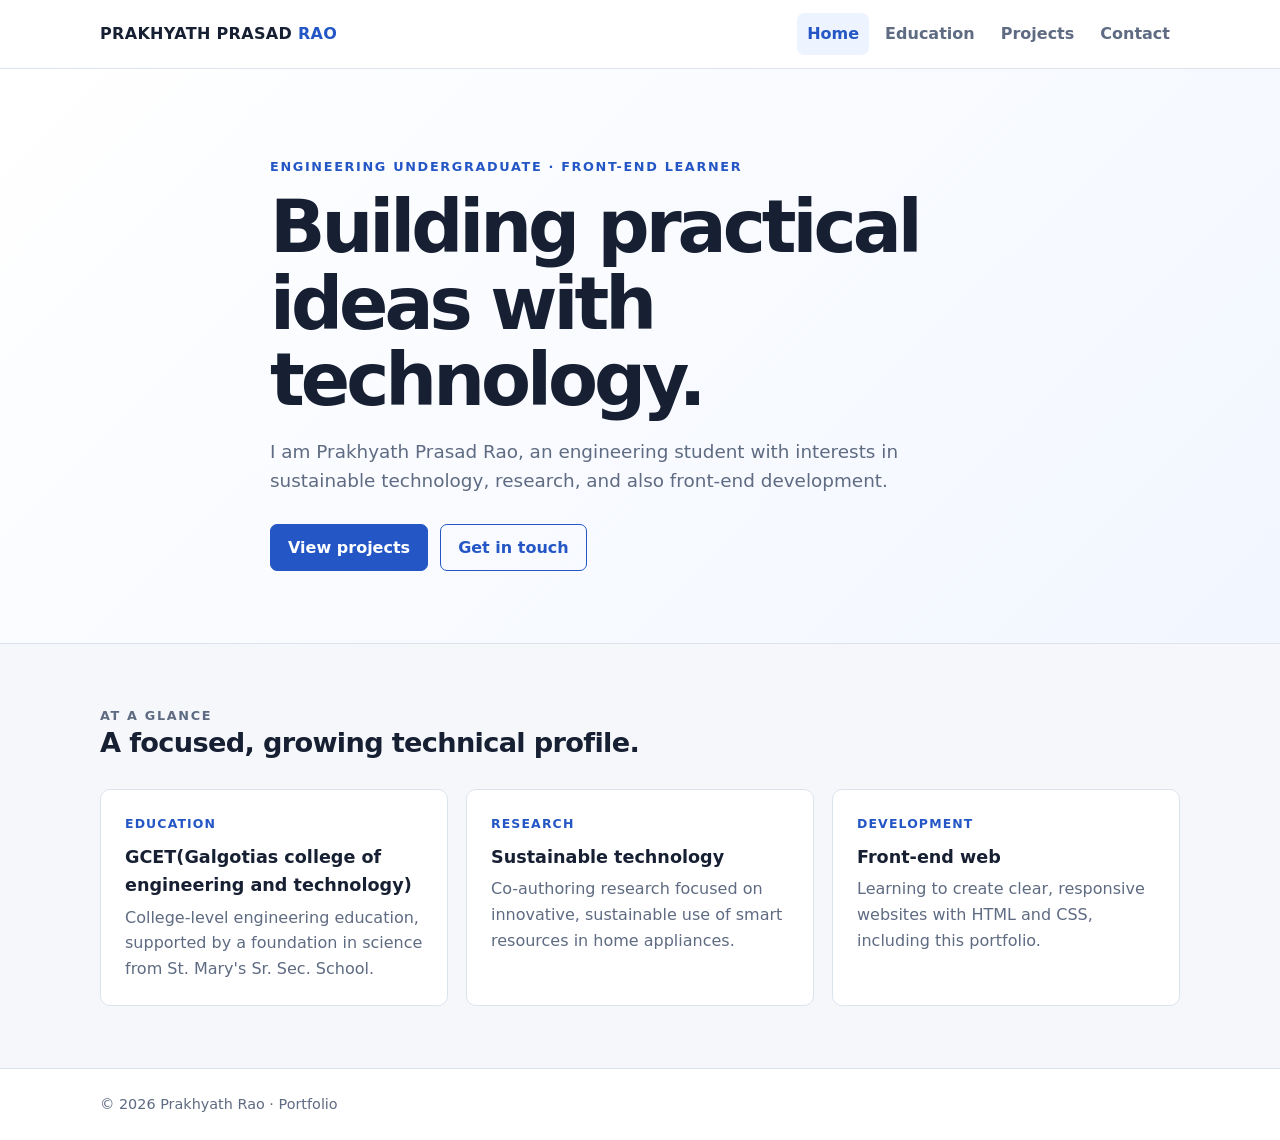
<file: index.html>
<!doctype html>
<html lang="en">
<head>
  <meta charset="UTF-8">
  <meta name="viewport" content="width=device-width, initial-scale=1.0">
  <meta name="description" content="Portfolio of Prakhyath Rao, an engineering student and aspiring front-end developer.">
  <title>Prakhyath Prasad Rao | Portfolio</title>
  <link rel="stylesheet" href="style.css">
</head>
<body>
  <header class="site-header">
    <nav class="nav" aria-label="Primary navigation">
      <a class="brand" href="index.html">PRAKHYATH PRASAD<span> RAO</span></a>
      <div class="nav-links"><a aria-current="page" href="index.html">Home</a><a href="education.html">Education</a><a href="project.html">Projects</a><a href="contact id.html">Contact</a></div>
    </nav>
  </header>
  <main>
    <section class="hero">
      <div class="container hero-content">
        <p class="eyebrow">Engineering undergraduate · Front-end learner</p>
        <h1>Building practical ideas with technology.</h1>
        <p class="lead">I am Prakhyath Prasad Rao, an engineering student with interests in sustainable technology, research, and also front-end development.</p>
        <div class="actions"><a class="button" href="project.html">View projects</a><a class="button secondary" href="contact id.html">Get in touch</a></div>
      </div>
    </section>
    <section class="section">
      <div class="container">
        <div class="section-title"><p class="eyebrow">At a glance</p><h2>A focused, growing technical profile.</h2></div>
        <div class="grid">
          <article class="card"><p class="label">Education</p><h3>GCET(Galgotias college of engineering and technology)</h3><p>College-level engineering education, supported by a foundation in science from St. Mary's Sr. Sec. School.</p></article>
          <article class="card"><p class="label">Research</p><h3>Sustainable technology</h3><p>Co-authoring research focused on innovative, sustainable use of smart resources in home appliances.</p></article>
          <article class="card"><p class="label">Development</p><h3>Front-end web</h3><p>Learning to create clear, responsive websites with HTML and CSS, including this portfolio.</p></article>
        </div>
      </div>
    </section>
  </main>
  <footer class="site-footer"><div class="container">© 2026 Prakhyath Rao · Portfolio</div></footer>
</body>
</html>
</file>
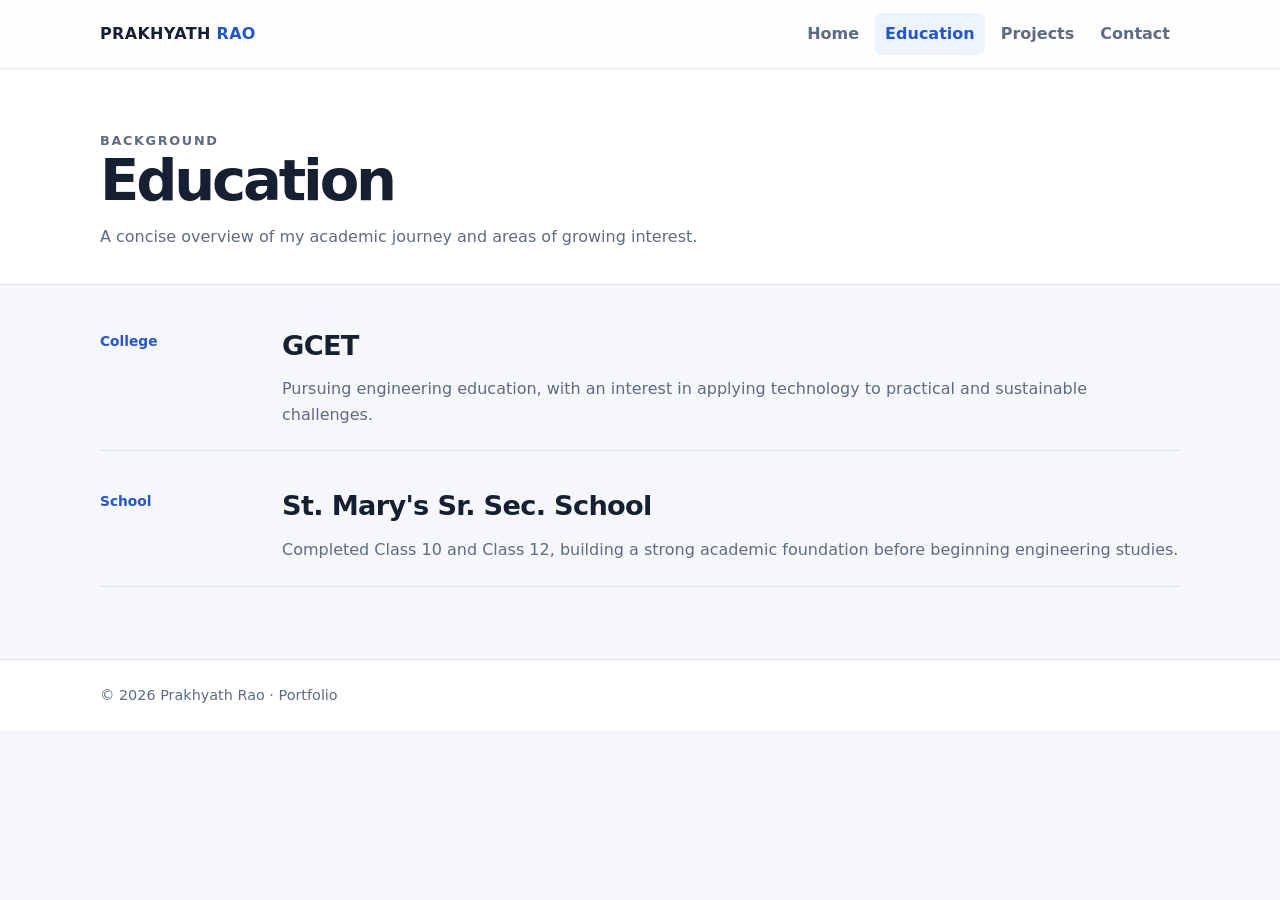
<file: education.html>
<!doctype html>
<html lang="en">
<head><meta charset="UTF-8"><meta name="viewport" content="width=device-width, initial-scale=1.0"><title>Education | Prakhyath Rao</title><link rel="stylesheet" href="style.css"></head>
<body>
  <header class="site-header"><nav class="nav" aria-label="Primary navigation"><a class="brand" href="index.html">PRAKHYATH <span>RAO</span></a><div class="nav-links"><a href="index.html">Home</a><a aria-current="page" href="education.html">Education</a><a href="project.html">Projects</a><a href="contact id.html">Contact</a></div></nav></header>
  <main>
    <section class="page-intro"><div class="container"><p class="eyebrow">Background</p><h1>Education</h1><p>A concise overview of my academic journey and areas of growing interest.</p></div></section>
    <section class="content"><div class="container"><div class="timeline">
      <article class="timeline-item"><div class="timeline-meta">College</div><div><h2>GCET</h2><p>Pursuing engineering education, with an interest in applying technology to practical and sustainable challenges.</p></div></article>
      <article class="timeline-item"><div class="timeline-meta">School</div><div><h2>St. Mary's Sr. Sec. School</h2><p>Completed Class 10 and Class 12, building a strong academic foundation before beginning engineering studies.</p></div></article>
    </div></div></section>
  </main>
  <footer class="site-footer"><div class="container">© 2026 Prakhyath Rao · Portfolio</div></footer>
</body>
</html>
</file>
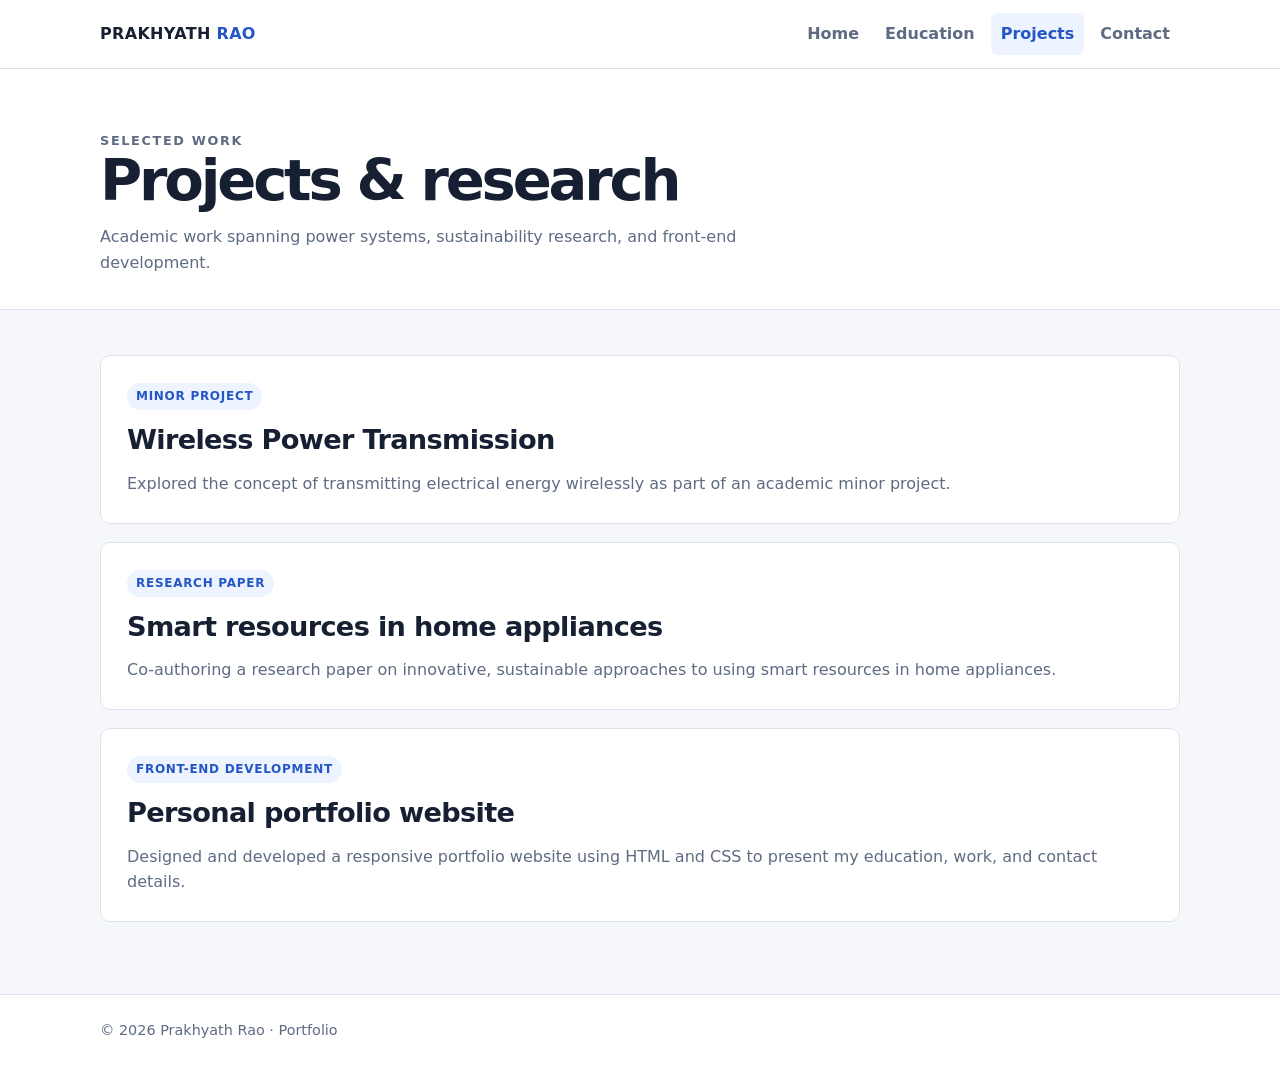
<file: project.html>
<!doctype html>
<html lang="en">
<head><meta charset="UTF-8"><meta name="viewport" content="width=device-width, initial-scale=1.0"><title>Projects | Prakhyath Rao</title><link rel="stylesheet" href="style.css"></head>
<body>
  <header class="site-header"><nav class="nav" aria-label="Primary navigation"><a class="brand" href="index.html">PRAKHYATH <span>RAO</span></a><div class="nav-links"><a href="index.html">Home</a><a href="education.html">Education</a><a aria-current="page" href="project.html">Projects</a><a href="contact id.html">Contact</a></div></nav></header>
  <main>
    <section class="page-intro"><div class="container"><p class="eyebrow">Selected work</p><h1>Projects &amp; research</h1><p>Academic work spanning power systems, sustainability research, and front-end development.</p></div></section>
    <section class="content"><div class="container"><div class="project-list">
      <article class="project"><span class="project-tag">Minor project</span><h2>Wireless Power Transmission</h2><p>Explored the concept of transmitting electrical energy wirelessly as part of an academic minor project.</p></article>
      <article class="project"><span class="project-tag">Research paper</span><h2>Smart resources in home appliances</h2><p>Co-authoring a research paper on innovative, sustainable approaches to using smart resources in home appliances.</p></article>
      <article class="project"><span class="project-tag">Front-end development</span><h2>Personal portfolio website</h2><p>Designed and developed a responsive portfolio website using HTML and CSS to present my education, work, and contact details.</p></article>
    </div></div></section>
  </main>
  <footer class="site-footer"><div class="container">© 2026 Prakhyath Rao · Portfolio</div></footer>
</body>
</html>
</file>
<file: style.css>
:root {
  --ink: #172033;
  --muted: #5e6b82;
  --line: #dce3ed;
  --paper: #ffffff;
  --canvas: #f5f7fb;
  --accent: #2457c5;
  --accent-dark: #173b87;
  --soft-blue: #edf3ff;
}

* { box-sizing: border-box; }

html { scroll-behavior: smooth; }

body {
  margin: 0;
  color: var(--ink);
  background: var(--canvas);
  font-family: Inter, ui-sans-serif, system-ui, -apple-system, BlinkMacSystemFont, "Segoe UI", sans-serif;
  line-height: 1.6;
}

a { color: inherit; text-decoration: none; }

.site-header {
  background: rgba(255, 255, 255, .94);
  border-bottom: 1px solid var(--line);
  position: sticky;
  top: 0;
  z-index: 10;
}

.nav, .container { width: min(1080px, calc(100% - 40px)); margin: 0 auto; }

.nav { min-height: 68px; display: flex; align-items: center; justify-content: space-between; gap: 20px; }

.brand { font-size: 1rem; font-weight: 800; letter-spacing: .02em; }
.brand span { color: var(--accent); }

.nav-links { display: flex; flex-wrap: wrap; justify-content: flex-end; gap: 6px; }
.nav-links a { color: var(--muted); font-weight: 650; padding: 8px 10px; border-radius: 7px; }
.nav-links a:hover, .nav-links a[aria-current="page"] { color: var(--accent); background: var(--soft-blue); }

.hero { padding: 88px 0 72px; background: linear-gradient(135deg, #fff 0%, #f2f6ff 100%); border-bottom: 1px solid var(--line); }
.hero-content { max-width: 740px; }
.eyebrow { color: var(--accent); font-size: .8rem; font-weight: 800; letter-spacing: .13em; text-transform: uppercase; margin: 0 0 12px; }
h1, h2, h3, p { margin-top: 0; }
h1 { font-size: clamp(2.35rem, 6vw, 4.55rem); line-height: 1.05; letter-spacing: -.055em; margin-bottom: 18px; }
h2 { font-size: 1.7rem; line-height: 1.2; letter-spacing: -.025em; margin-bottom: 14px; }
h3 { font-size: 1.1rem; margin-bottom: 5px; }
.lead { color: var(--muted); font-size: 1.15rem; max-width: 650px; }

.actions { display: flex; flex-wrap: wrap; gap: 12px; margin-top: 28px; }
.button { display: inline-flex; align-items: center; justify-content: center; min-height: 44px; padding: 10px 17px; border: 1px solid var(--accent); border-radius: 7px; background: var(--accent); color: white; font-weight: 750; transition: .2s ease; }
.button:hover { background: var(--accent-dark); border-color: var(--accent-dark); transform: translateY(-1px); }
.button.secondary { color: var(--accent); background: transparent; }
.button.secondary:hover { background: var(--soft-blue); }

.section { padding: 62px 0; }
.section-title { margin-bottom: 30px; }
.section-title p { color: var(--muted); margin-bottom: 0; }
.grid { display: grid; grid-template-columns: repeat(3, 1fr); gap: 18px; }
.card { background: var(--paper); border: 1px solid var(--line); border-radius: 10px; padding: 24px; }
.card p { color: var(--muted); margin-bottom: 0; }
.card .label { color: var(--accent); font-size: .78rem; font-weight: 800; letter-spacing: .09em; text-transform: uppercase; margin-bottom: 9px; }

.page-intro { padding: 62px 0 34px; background: white; border-bottom: 1px solid var(--line); }
.page-intro h1 { font-size: clamp(2.2rem, 5vw, 3.6rem); margin-bottom: 12px; }
.page-intro p { max-width: 660px; color: var(--muted); margin-bottom: 0; }
.content { padding: 45px 0 72px; }
.timeline { display: grid; gap: 16px; }
.timeline-item { display: grid; grid-template-columns: 160px 1fr; gap: 22px; padding: 23px 0; border-bottom: 1px solid var(--line); }
.timeline-item:first-child { padding-top: 0; }
.timeline-meta { color: var(--accent); font-size: .86rem; font-weight: 800; }
.timeline-item p { color: var(--muted); margin-bottom: 0; }

.project-list { display: grid; gap: 18px; }
.project { background: var(--paper); border: 1px solid var(--line); border-radius: 10px; padding: 26px; }
.project-tag { display: inline-block; border-radius: 99px; background: var(--soft-blue); color: var(--accent); font-size: .75rem; font-weight: 800; letter-spacing: .06em; padding: 4px 9px; text-transform: uppercase; margin-bottom: 14px; }
.project p { color: var(--muted); margin-bottom: 0; }

.contact-card { background: var(--paper); border: 1px solid var(--line); border-radius: 12px; padding: 32px; max-width: 720px; }
.contact-row { display: flex; align-items: center; gap: 18px; padding: 18px 0; border-bottom: 1px solid var(--line); }
.contact-row:last-child { border-bottom: 0; }
.contact-icon { width: 42px; height: 42px; object-fit: cover; border-radius: 8px; }
.contact-row small { display: block; color: var(--muted); font-weight: 650; }
.contact-row a { color: var(--accent); font-weight: 750; overflow-wrap: anywhere; }

.site-footer { border-top: 1px solid var(--line); background: white; color: var(--muted); font-size: .9rem; padding: 24px 0; }

@media (max-width: 720px) {
  .nav { padding: 12px 0; align-items: flex-start; flex-direction: column; }
  .nav-links { justify-content: flex-start; }
  .hero { padding: 64px 0 58px; }
  .grid { grid-template-columns: 1fr; }
  .timeline-item { grid-template-columns: 1fr; gap: 4px; }
  .section, .content { padding: 44px 0; }
}

@media print {
  body { background: white; font-size: 11pt; }
  .site-header, .site-footer, .actions { display: none; }
  .hero, .page-intro { padding: 24px 0; background: white; }
  .section, .content { padding: 22px 0; }
  .card, .project, .contact-card { break-inside: avoid; box-shadow: none; }
}
</file>
